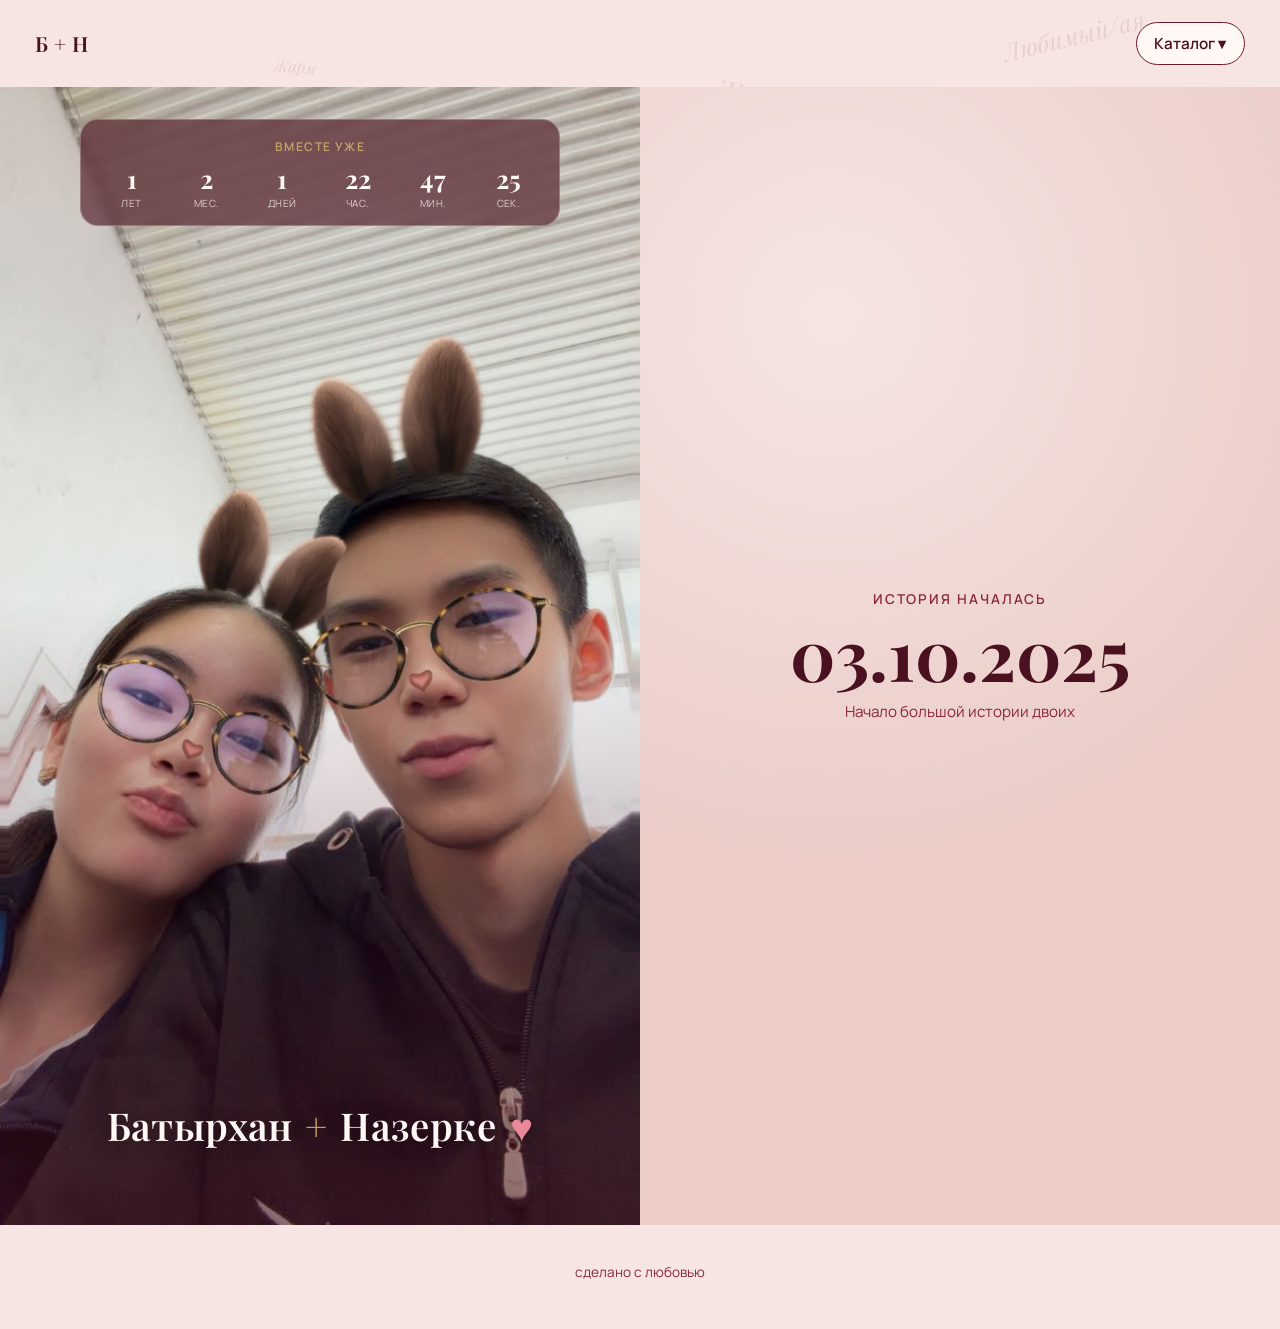
<file: index.html>
<!DOCTYPE html>
<html lang="ru">
<head>
<meta charset="UTF-8">
<meta name="viewport" content="width=device-width, initial-scale=1.0">
<title>Вместе на всегда</title>
<link rel="stylesheet" href="style.css">
</head>
<body>

<div class="word-field" aria-hidden="true"></div>

<header class="topbar">
  <div class="logo">Б<span></span> + Н<span></span></div>
  <details class="catalog">
    <summary>Каталог ▾</summary>
    <div class="menu">
      <a href="photos.html">Фотографии</a>
      <a href="history.html">История</a>
      <a href="nicknames.html">Как они себя называют</a>
    </div>
  </details>
</header>

<main class="hero">
  <div class="hero-photo">
    <img src="photos/hero.jpeg" alt="Батырхан и Назерке">

    <div class="timer-plaque">
      <p class="timer-label">Вместе уже</p>
      <div class="timer-grid" id="timer">
        <div class="tcell"><span id="t-years">0</span><small>лет</small></div>
        <div class="tcell"><span id="t-months">0</span><small>мес.</small></div>
        <div class="tcell"><span id="t-days">0</span><small>дней</small></div>
        <div class="tcell"><span id="t-hours">00</span><small>час.</small></div>
        <div class="tcell"><span id="t-minutes">00</span><small>мин.</small></div>
        <div class="tcell"><span id="t-seconds">00</span><small>сек.</small></div>
      </div>
    </div>

    <p class="hero-caption">Батырхан <span class="plus">+</span> Назерке <span class="heart">&#9829;</span></p>
  </div>

  <div class="hero-date">
    <span class="date-eyebrow">История началась</span>
    <p class="date-big">03.10.2025</p>
    <p class="date-sub">Начало большой истории двоих</p>
  </div>
</main>

<footer class="site-footer">сделано с любовью </footer>

<script src="script.js"></script>
</body>
</html>
</file>
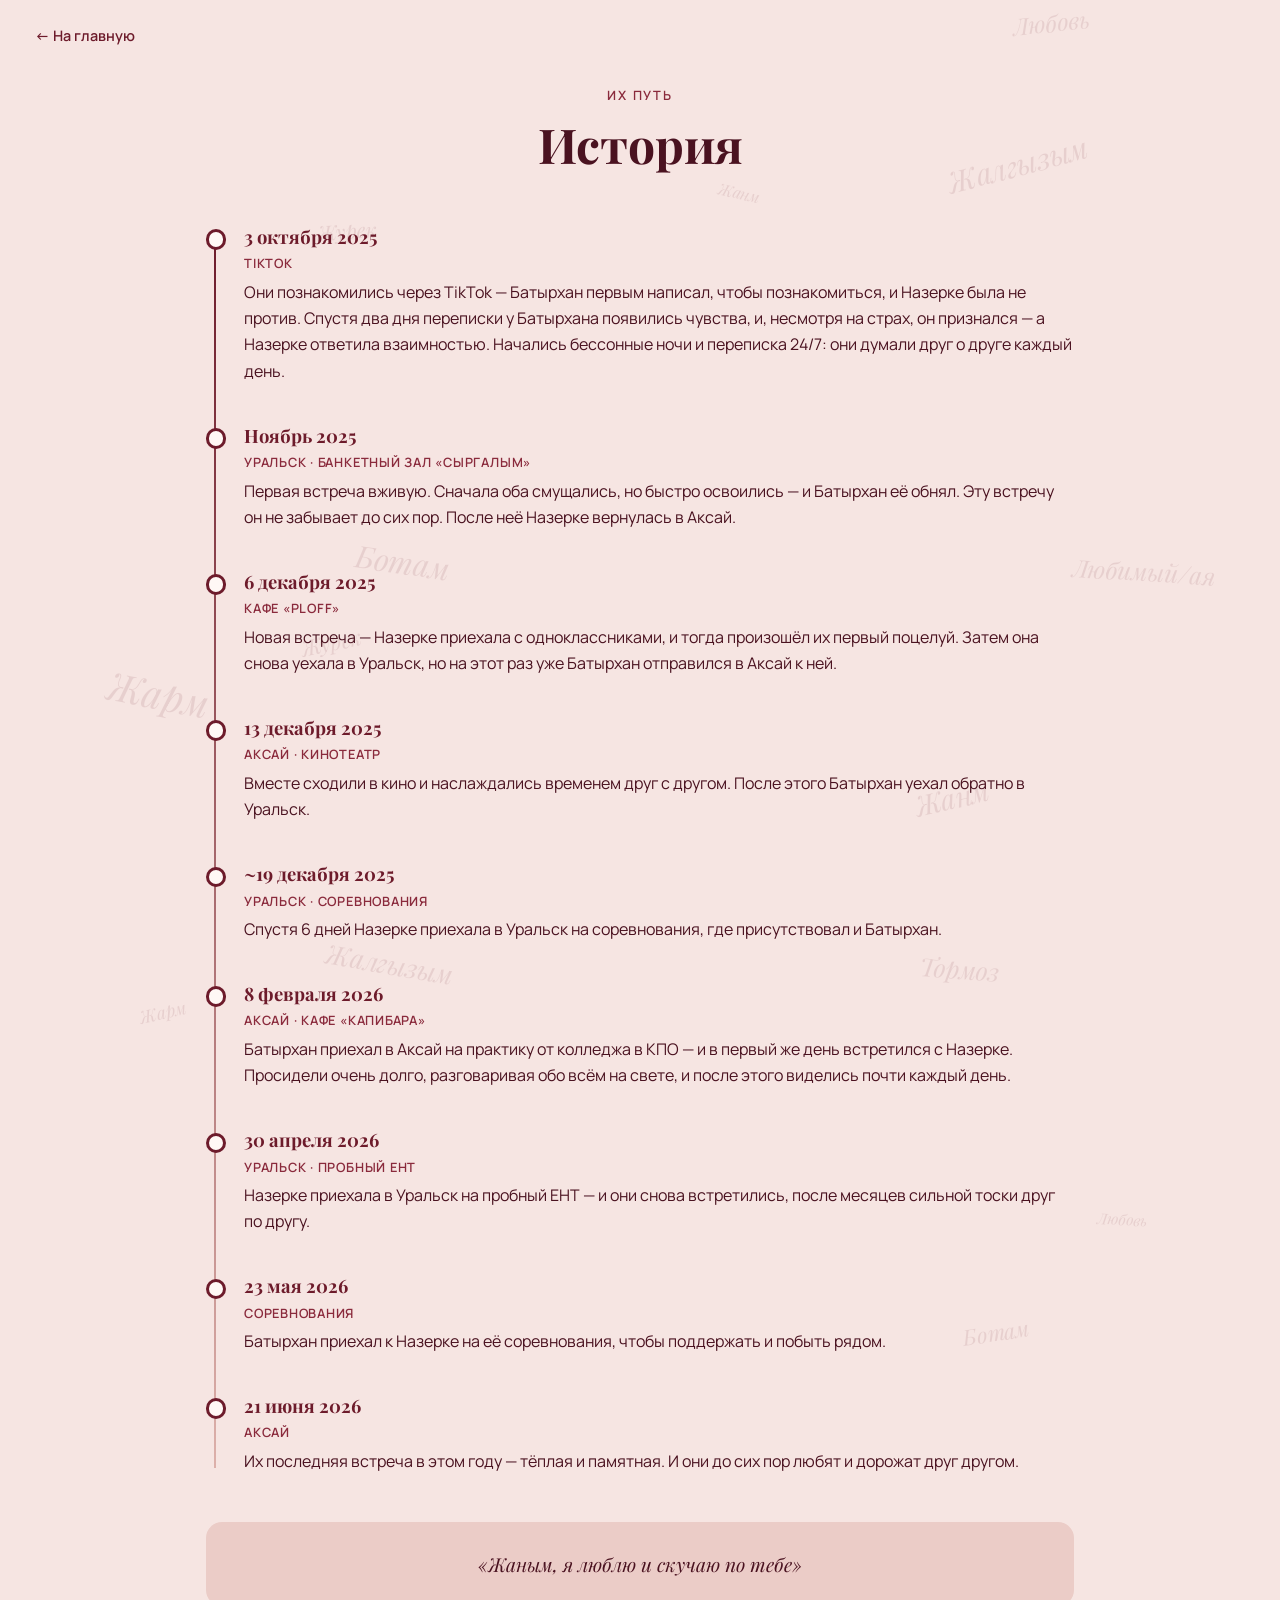
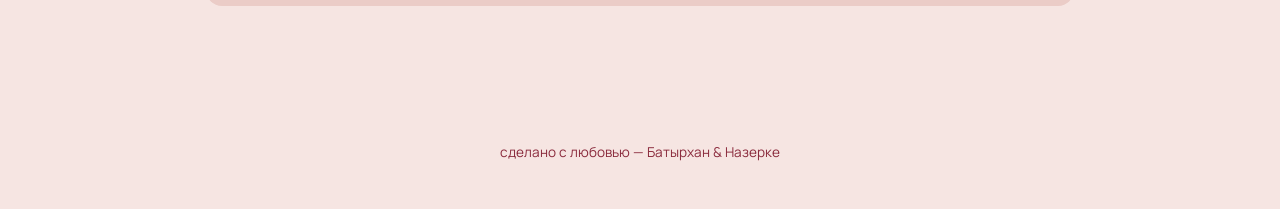
<file: history.html>
<!DOCTYPE html>
<html lang="ru">
<head>
<meta charset="UTF-8">
<meta name="viewport" content="width=device-width, initial-scale=1.0">
<title>История — Батырхан + Назерке</title>
<link rel="stylesheet" href="style.css">
</head>
<body>

<div class="word-field" aria-hidden="true"></div>

<a href="index.html" class="back-link">&larr; На главную</a>

<div class="page">
  <div class="page-head">
    <span class="eyebrow">Их путь</span>
    <h1>История</h1>
  </div>

  <ol class="timeline">
    <li>
      <span class="t-date">3 октября 2025</span>
      <span class="t-place">TikTok</span>
      <p>Они познакомились через TikTok — Батырхан первым написал, чтобы познакомиться, и Назерке была не против. Спустя два дня переписки у Батырхана появились чувства, и, несмотря на страх, он признался — а Назерке ответила взаимностью. Начались бессонные ночи и переписка 24/7: они думали друг о друге каждый день.</p>
    </li>
    <li>
      <span class="t-date">Ноябрь 2025</span>
      <span class="t-place">Уральск · банкетный зал «Сыргалым»</span>
      <p>Первая встреча вживую. Сначала оба смущались, но быстро освоились — и Батырхан её обнял. Эту встречу он не забывает до сих пор. После неё Назерке вернулась в Аксай.</p>
    </li>
    <li>
      <span class="t-date">6 декабря 2025</span>
      <span class="t-place">кафе «Ploff»</span>
      <p>Новая встреча — Назерке приехала с одноклассниками, и тогда произошёл их первый поцелуй. Затем она снова уехала в Уральск, но на этот раз уже Батырхан отправился в Аксай к ней.</p>
    </li>
    <li>
      <span class="t-date">13 декабря 2025</span>
      <span class="t-place">Аксай · кинотеатр</span>
      <p>Вместе сходили в кино и наслаждались временем друг с другом. После этого Батырхан уехал обратно в Уральск.</p>
    </li>
    <li>
      <span class="t-date">~19 декабря 2025</span>
      <span class="t-place">Уральск · соревнования</span>
      <p>Спустя 6 дней Назерке приехала в Уральск на соревнования, где присутствовал и Батырхан.</p>
    </li>
    <li>
      <span class="t-date">8 февраля 2026</span>
      <span class="t-place">Аксай · кафе «Капибара»</span>
      <p>Батырхан приехал в Аксай на практику от колледжа в КПО — и в первый же день встретился с Назерке. Просидели очень долго, разговаривая обо всём на свете, и после этого виделись почти каждый день.</p>
    </li>
    <li>
      <span class="t-date">30 апреля 2026</span>
      <span class="t-place">Уральск · пробный ЕНТ</span>
      <p>Назерке приехала в Уральск на пробный ЕНТ — и они снова встретились, после месяцев сильной тоски друг по другу.</p>
    </li>
    <li>
      <span class="t-date">23 мая 2026</span>
      <span class="t-place">соревнования</span>
      <p>Батырхан приехал к Назерке на её соревнования, чтобы поддержать и побыть рядом.</p>
    </li>
    <li>
      <span class="t-date">21 июня 2026</span>
      <span class="t-place">Аксай</span>
      <p>Их последняя встреча в этом году — тёплая и памятная. И они до сих пор любят и дорожат друг другом.</p>
    </li>
  </ol>

  <p class="history-closing">«Жаным, я люблю и скучаю по тебе»</p>
</div>

<footer class="site-footer">сделано с любовью — Батырхан &amp; Назерке</footer>

<script src="script.js"></script>
</body>
</html>
</file>
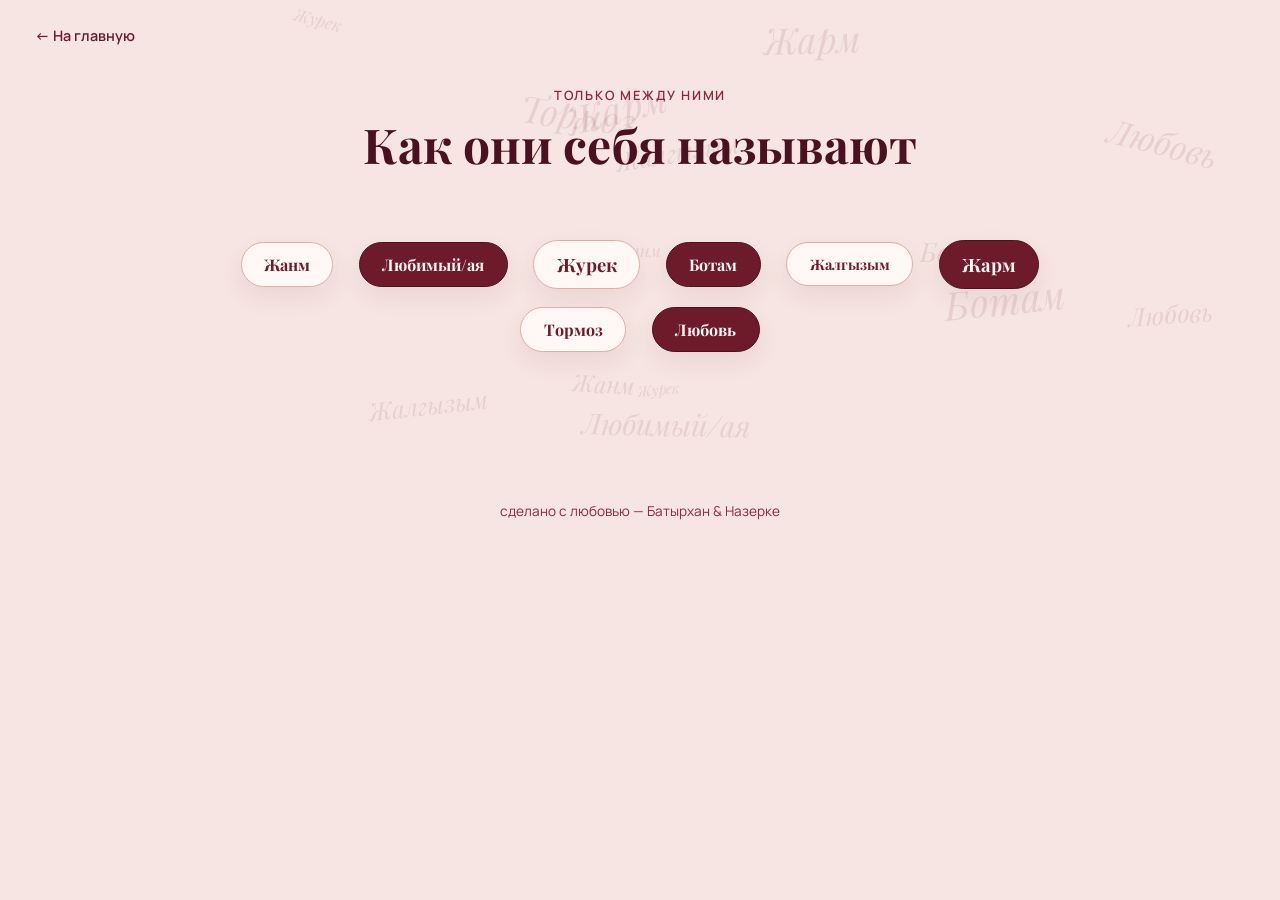
<file: nicknames.html>
<!DOCTYPE html>
<html lang="ru">
<head>
<meta charset="UTF-8">
<meta name="viewport" content="width=device-width, initial-scale=1.0">
<title>Как они себя называют — Батырхан + Назерке</title>
<link rel="stylesheet" href="style.css">
</head>
<body>

<div class="word-field" aria-hidden="true"></div>

<a href="index.html" class="back-link">&larr; На главную</a>

<div class="page">
  <div class="page-head">
    <span class="eyebrow">Только между ними</span>
    <h1>Как они себя называют</h1>
  </div>

  <div class="nick-grid">
    <span>Жанм</span>
    <span>Любимый/ая</span>
    <span>Журек</span>
    <span>Ботам</span>
    <span>Жалгызым</span>
    <span>Жарм</span>
    <span>Тормоз</span>
    <span>Любовь</span>
  </div>
</div>

<footer class="site-footer">сделано с любовью — Батырхан &amp; Назерке</footer>

<script src="script.js"></script>
</body>
</html>
</file>
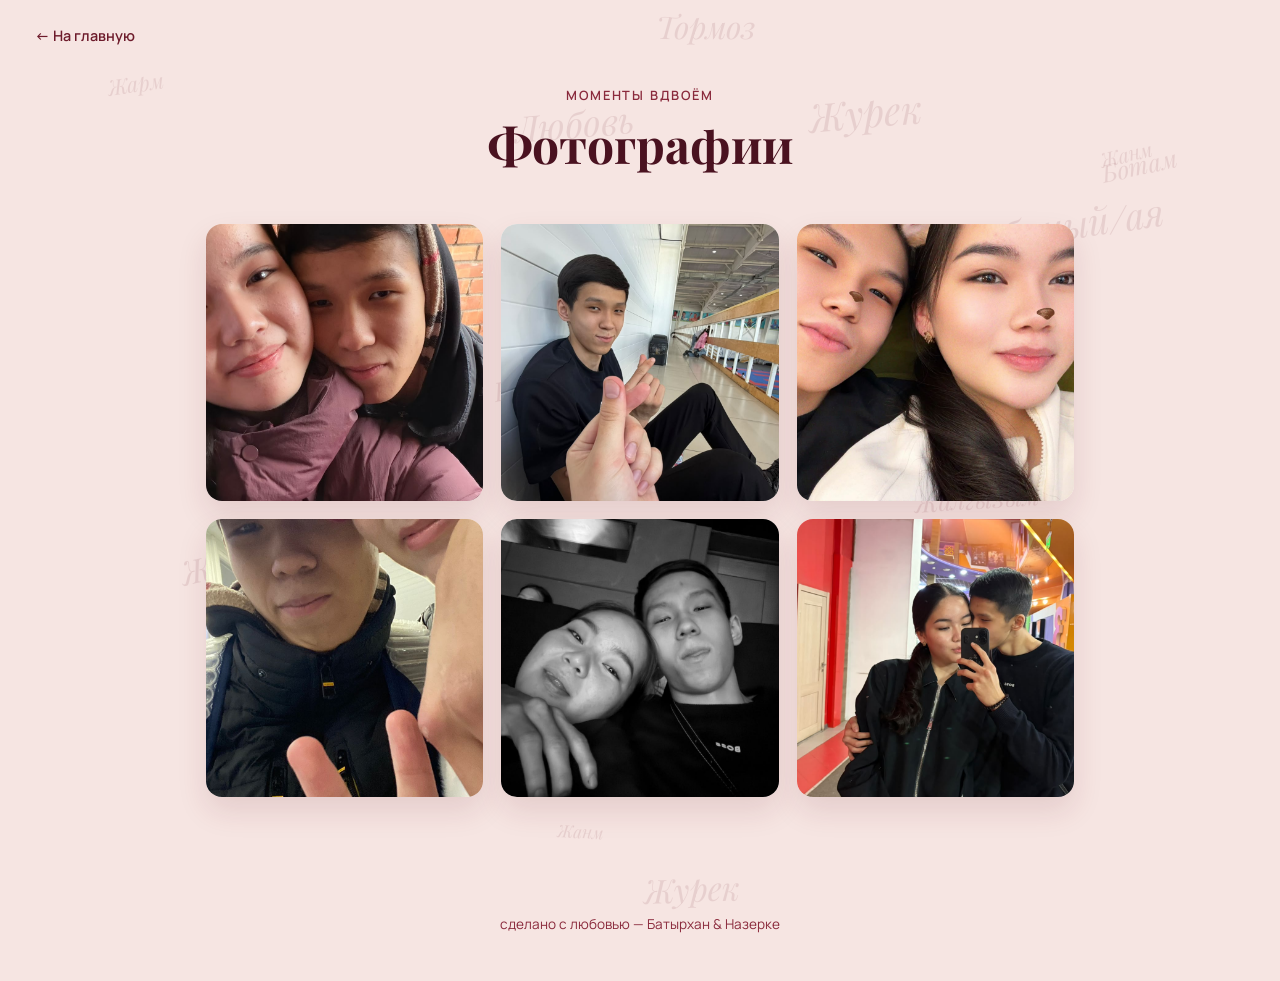
<file: photos.html>
<!DOCTYPE html>
<html lang="ru">
<head>
<meta charset="UTF-8">
<meta name="viewport" content="width=device-width, initial-scale=1.0">
<title>Фотографии — Батырхан + Назерке</title>
<link rel="stylesheet" href="style.css">
</head>
<body>

<div class="word-field" aria-hidden="true"></div>

<a href="index.html" class="back-link">&larr; На главную</a>

<div class="page">
  <div class="page-head">
    <span class="eyebrow">Моменты вдвоём</span>
    <h1>Фотографии</h1>
  </div>

  <div class="gallery">
    <figure><img src="photos/photo1.jpeg" alt="Батырхан и Назерке — фото 1"></figure>
    <figure><img src="photos/photo2.jpeg" alt="Батырхан и Назерке — фото 2"></figure>
    <figure><img src="photos/photo3.jpeg" alt="Батырхан и Назерке — фото 3"></figure>
    <figure><img src="photos/photo4.jpeg" alt="Батырхан и Назерке — фото 4"></figure>
    <figure><img src="photos/photo5.jpeg" alt="Батырхан и Назерке — фото 5"></figure>
    <figure><img src="photos/photo6.jpeg" alt="Батырхан и Назерке — фото 6"></figure>
  </div>
</div>

<footer class="site-footer">сделано с любовью — Батырхан &amp; Назерке</footer>

<script src="script.js"></script>
</body>
</html>
</file>
<file: style.css>
@import url('https://fonts.googleapis.com/css2?family=Playfair+Display:ital,wght@0,500;0,600;0,700;1,500&family=Manrope:wght@400;500;600;700&display=swap');

:root{
  --blush:#ebccc7;
  --blush-light:#f6e5e2;
  --blush-deep:#dcb0aa;
  --maroon:#6d1b2b;
  --maroon-dark:#4a1220;
  --maroon-soft:#8a2a3c;
  --cream:#fff8f5;
  --gold:#c9a267;
  --serif:'Playfair Display', Georgia, serif;
  --sans:'Manrope', 'Segoe UI', sans-serif;
}

*{box-sizing:border-box;}
html{scroll-behavior:smooth;}
body{
  margin:0;
  font-family:var(--sans);
  background:var(--blush-light);
  color:var(--maroon-dark);
  position:relative;
  overflow-x:hidden;
}

a{color:inherit;text-decoration:none;}

/* ---------- scattered nickname words (decorative) ---------- */
.word-field{
  position:absolute;
  inset:0;
  z-index:0;
  pointer-events:none;
  overflow:hidden;
}
.word-field span{
  position:absolute;
  font-family:var(--serif);
  font-style:italic;
  color:var(--maroon);
  opacity:.10;
  white-space:nowrap;
  user-select:none;
}

/* ---------- top bar ---------- */
.topbar{
  position:relative;
  z-index:10;
  display:flex;
  align-items:center;
  justify-content:space-between;
  padding:1.4rem 2.2rem;
}
.logo{
  font-family:var(--serif);
  font-weight:600;
  font-size:1.3rem;
  color:var(--maroon-dark);
  letter-spacing:.02em;
}
.logo span{color:var(--maroon);}

.catalog{position:relative;}
.catalog summary{
  list-style:none;
  cursor:pointer;
  font-family:var(--sans);
  font-weight:600;
  font-size:.95rem;
  color:var(--maroon-dark);
  padding:.6rem 1.1rem;
  border:1px solid var(--maroon);
  border-radius:999px;
  display:flex;
  align-items:center;
  gap:.4rem;
  background:var(--cream);
  transition:background .2s ease, color .2s ease;
}
.catalog summary::-webkit-details-marker{display:none;}
.catalog summary:hover{background:var(--maroon);color:var(--cream);}
.catalog[open] summary{background:var(--maroon);color:var(--cream);}
.catalog .menu{
  position:absolute;
  right:0;
  top:calc(100% + .6rem);
  background:var(--cream);
  border:1px solid var(--blush-deep);
  border-radius:14px;
  box-shadow:0 18px 40px rgba(74,18,32,.16);
  min-width:230px;
  overflow:hidden;
  animation:drop .18s ease;
}
@keyframes drop{from{opacity:0;transform:translateY(-6px);}to{opacity:1;transform:translateY(0);}}
.catalog .menu a{
  display:block;
  padding:.85rem 1.2rem;
  font-size:.95rem;
  font-weight:500;
  color:var(--maroon-dark);
  border-bottom:1px solid var(--blush-light);
}
.catalog .menu a:last-child{border-bottom:none;}
.catalog .menu a:hover{background:var(--blush-light);color:var(--maroon);}

/* ---------- hero ---------- */
.hero{
  position:relative;
  z-index:1;
  display:flex;
  min-height:calc(100vh - 84px);
}
.hero-photo{
  position:relative;
  flex:1 1 50%;
  min-height:480px;
}
.hero-photo img{
  width:100%;
  height:100%;
  object-fit:cover;
  display:block;
}
.hero-photo::after{
  content:"";
  position:absolute;
  inset:0;
  background:linear-gradient(180deg, rgba(74,18,32,0) 45%, rgba(74,18,32,.55) 100%);
}
.hero-caption{
  position:absolute;
  left:0;right:0;bottom:2.2rem;
  z-index:2;
  text-align:center;
  font-family:var(--serif);
  font-size:clamp(1.6rem,3vw,2.4rem);
  font-weight:600;
  color:var(--cream);
  letter-spacing:.01em;
  text-shadow:0 2px 18px rgba(0,0,0,.35);
}
.hero-caption .plus{color:var(--gold);margin:0 .2rem;}
.hero-caption .heart{color:#e8899a;margin-left:.3rem;}

.timer-plaque{
  position:absolute;
  top:2rem;left:50%;
  transform:translateX(-50%);
  z-index:2;
  width:min(88%, 480px);
  background:rgba(74,18,32,.62);
  backdrop-filter:blur(6px);
  border:1px solid rgba(255,255,255,.25);
  border-radius:18px;
  padding:1.1rem 1rem .95rem;
  text-align:center;
}
.timer-label{
  margin:0 0 .7rem;
  font-size:.75rem;
  font-weight:600;
  letter-spacing:.12em;
  text-transform:uppercase;
  color:var(--gold);
}
.timer-grid{
  display:grid;
  grid-template-columns:repeat(6,1fr);
  gap:.4rem;
}
.tcell{
  display:flex;
  flex-direction:column;
  align-items:center;
}
.tcell span{
  font-family:var(--serif);
  font-size:clamp(1.05rem,2.3vw,1.6rem);
  font-weight:700;
  color:var(--cream);
  line-height:1;
}
.tcell small{
  margin-top:.3rem;
  font-size:.62rem;
  letter-spacing:.04em;
  color:rgba(255,248,245,.75);
  text-transform:uppercase;
}

.hero-date{
  flex:1 1 50%;
  display:flex;
  flex-direction:column;
  align-items:center;
  justify-content:center;
  gap:.6rem;
  padding:3rem 2rem;
  text-align:center;
  background:
    radial-gradient(circle at 30% 20%, rgba(255,255,255,.5), transparent 55%),
    var(--blush);
}
.date-eyebrow{
  margin:0;
  font-size:.85rem;
  font-weight:600;
  letter-spacing:.14em;
  text-transform:uppercase;
  color:var(--maroon-soft);
}
.date-big{
  margin:0;
  font-family:var(--serif);
  font-weight:700;
  font-size:clamp(2.6rem,6vw,4.4rem);
  color:var(--maroon-dark);
  line-height:1;
}
.date-sub{
  margin:.2rem 0 0;
  font-size:.95rem;
  color:var(--maroon-soft);
  max-width:26ch;
}
.date-quote{
  margin-top:1.6rem;
  font-family:var(--serif);
  font-style:italic;
  font-size:1.05rem;
  color:var(--maroon);
  max-width:28ch;
}

@media (max-width:820px){
  .hero{flex-direction:column;}
  .hero-photo{min-height:56vh;}
  .timer-grid{grid-template-columns:repeat(3,1fr);row-gap:.7rem;}
  .timer-plaque{top:1.2rem;}
}

/* ---------- generic page shell (history / photos / nicknames) ---------- */
.page{
  position:relative;
  z-index:1;
  max-width:920px;
  margin:0 auto;
  padding:1rem 1.6rem 5rem;
}
.page-head{
  text-align:center;
  margin:1.5rem 0 3rem;
}
.page-head .eyebrow{
  display:block;
  font-size:.8rem;
  font-weight:600;
  letter-spacing:.14em;
  text-transform:uppercase;
  color:var(--maroon-soft);
  margin-bottom:.5rem;
}
.page-head h1{
  font-family:var(--serif);
  font-weight:700;
  font-size:clamp(2rem,4.5vw,3rem);
  color:var(--maroon-dark);
  margin:0;
}
.back-link{
  display:inline-flex;
  align-items:center;
  gap:.4rem;
  margin:1.6rem 2.2rem 0;
  font-weight:600;
  font-size:.9rem;
  color:var(--maroon);
  position:relative;
  z-index:10;
}
.back-link:hover{text-decoration:underline;}

/* ---------- history timeline ---------- */
.timeline{
  position:relative;
  padding-left:2.4rem;
  margin:0;
  list-style:none;
}
.timeline::before{
  content:"";
  position:absolute;
  left:.55rem;
  top:.4rem;
  bottom:.4rem;
  width:2px;
  background:linear-gradient(var(--maroon), var(--blush-deep));
}
.timeline li{
  position:relative;
  padding-bottom:2.4rem;
}
.timeline li:last-child{padding-bottom:0;}
.timeline li::before{
  content:"";
  position:absolute;
  left:-2.4rem;
  top:.35rem;
  width:.9rem;
  height:.9rem;
  border-radius:50%;
  background:var(--cream);
  border:3px solid var(--maroon);
}
.timeline .t-date{
  display:inline-block;
  font-family:var(--serif);
  font-weight:700;
  font-size:1.15rem;
  color:var(--maroon);
  margin-bottom:.35rem;
}
.timeline .t-place{
  display:block;
  font-size:.8rem;
  font-weight:600;
  letter-spacing:.06em;
  text-transform:uppercase;
  color:var(--maroon-soft);
  margin-bottom:.4rem;
}
.timeline p{
  margin:0;
  line-height:1.65;
  color:var(--maroon-dark);
}
.history-closing{
  margin-top:3rem;
  padding:1.8rem;
  border-radius:16px;
  background:var(--blush);
  text-align:center;
  font-family:var(--serif);
  font-style:italic;
  font-size:1.2rem;
  color:var(--maroon-dark);
}

/* ---------- nicknames page ---------- */
.nick-grid{
  display:flex;
  flex-wrap:wrap;
  justify-content:center;
  align-items:center;
  gap:1.1rem 1.6rem;
  padding:1rem 0 2rem;
}
.nick-grid span{
  font-family:var(--serif);
  font-weight:700;
  color:var(--maroon);
  background:var(--cream);
  border:1px solid var(--blush-deep);
  padding:.7rem 1.4rem;
  border-radius:999px;
  box-shadow:0 10px 24px rgba(109,27,43,.08);
}
.nick-grid span:nth-child(2n){color:var(--cream);background:var(--maroon);border-color:var(--maroon-dark);}
.nick-grid span:nth-child(3n){font-size:1.15em;}
.nick-grid span:nth-child(5n){font-size:.9em;}

/* ---------- photo gallery ---------- */
.gallery{
  display:grid;
  grid-template-columns:repeat(auto-fit,minmax(220px,1fr));
  gap:1.1rem;
}
.gallery figure{
  margin:0;
  border-radius:16px;
  overflow:hidden;
  background:var(--cream);
  box-shadow:0 14px 30px rgba(109,27,43,.12);
  aspect-ratio:1/1;
}
.gallery img{
  width:100%;
  height:100%;
  object-fit:cover;
  display:block;
}
.gallery-note{
  margin:0 0 2rem;
  padding:1rem 1.2rem;
  border-radius:12px;
  background:var(--blush);
  font-size:.9rem;
  color:var(--maroon-dark);
  line-height:1.6;
}
.gallery-note code{
  background:var(--cream);
  padding:.1rem .4rem;
  border-radius:6px;
  font-size:.85em;
}

footer.site-footer{
  position:relative;
  z-index:1;
  text-align:center;
  padding:2.4rem 1rem 3rem;
  font-size:.85rem;
  color:var(--maroon-soft);
}
</file>
